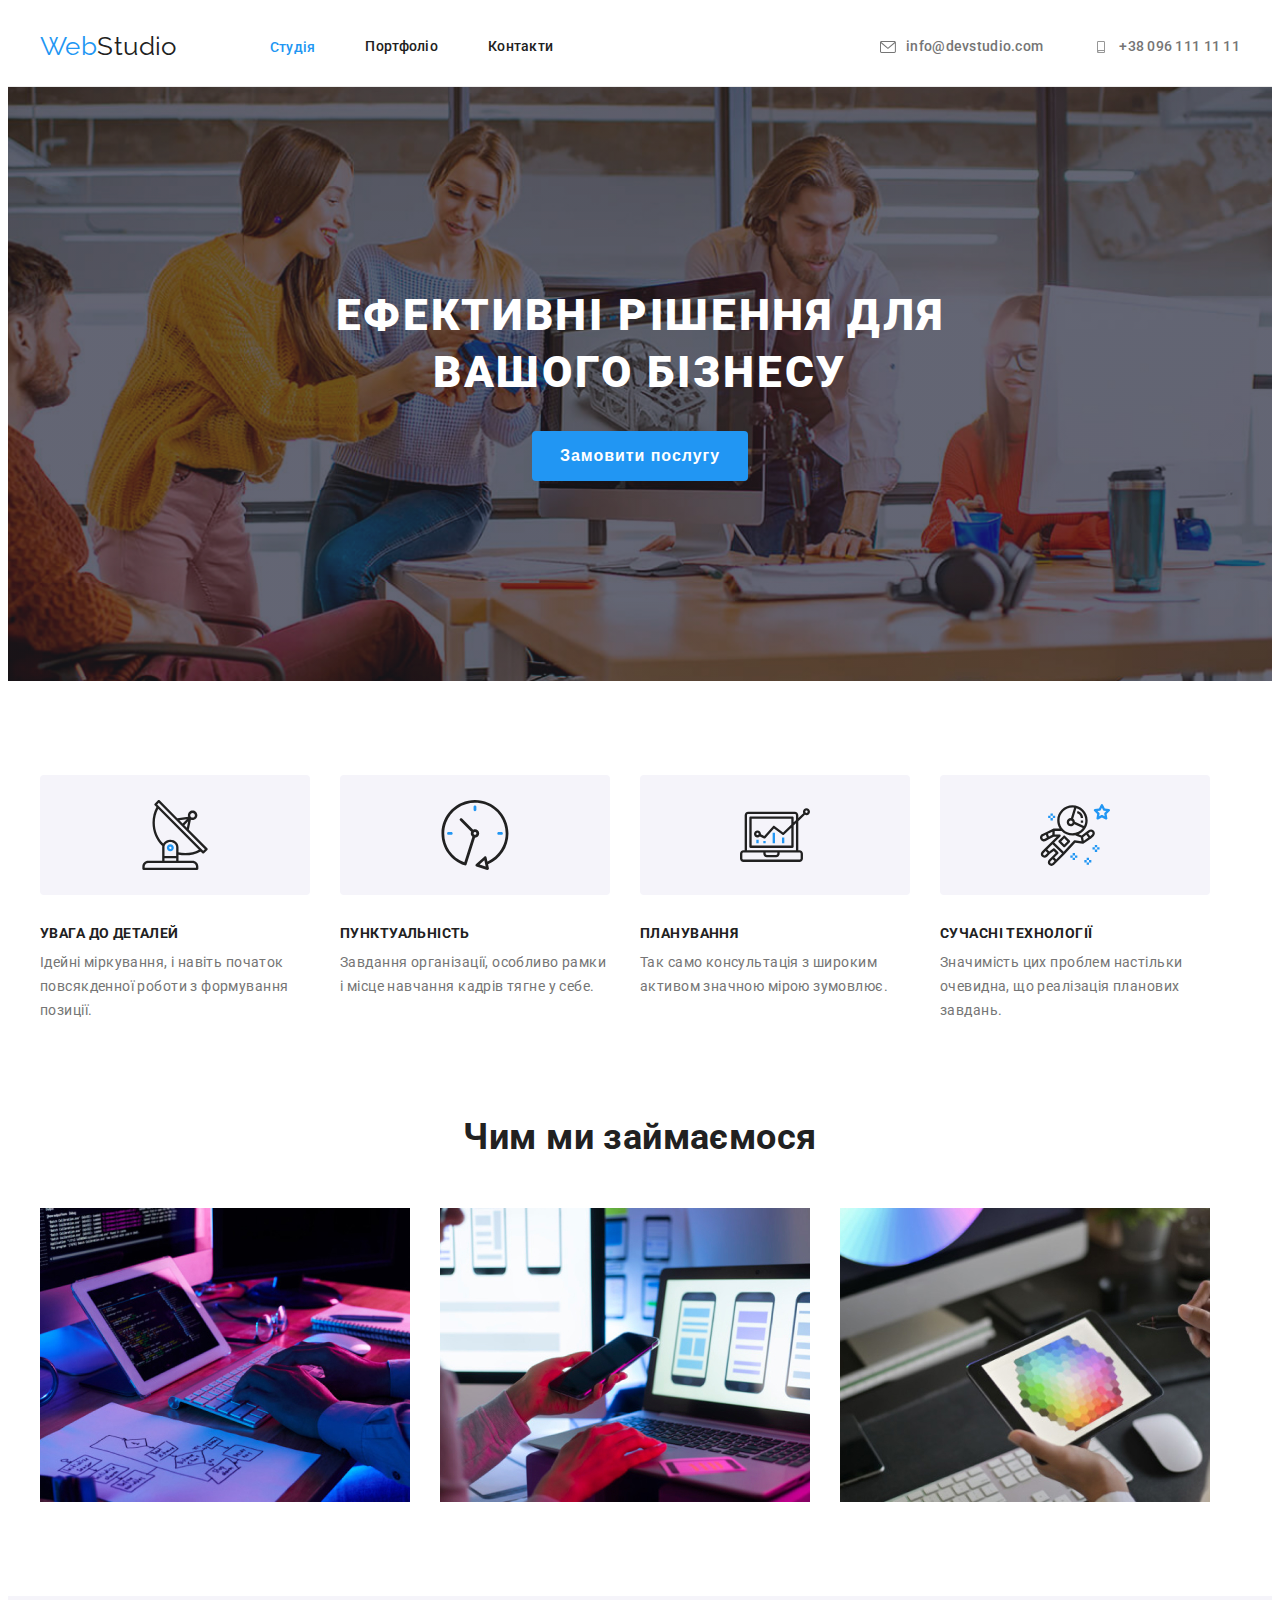
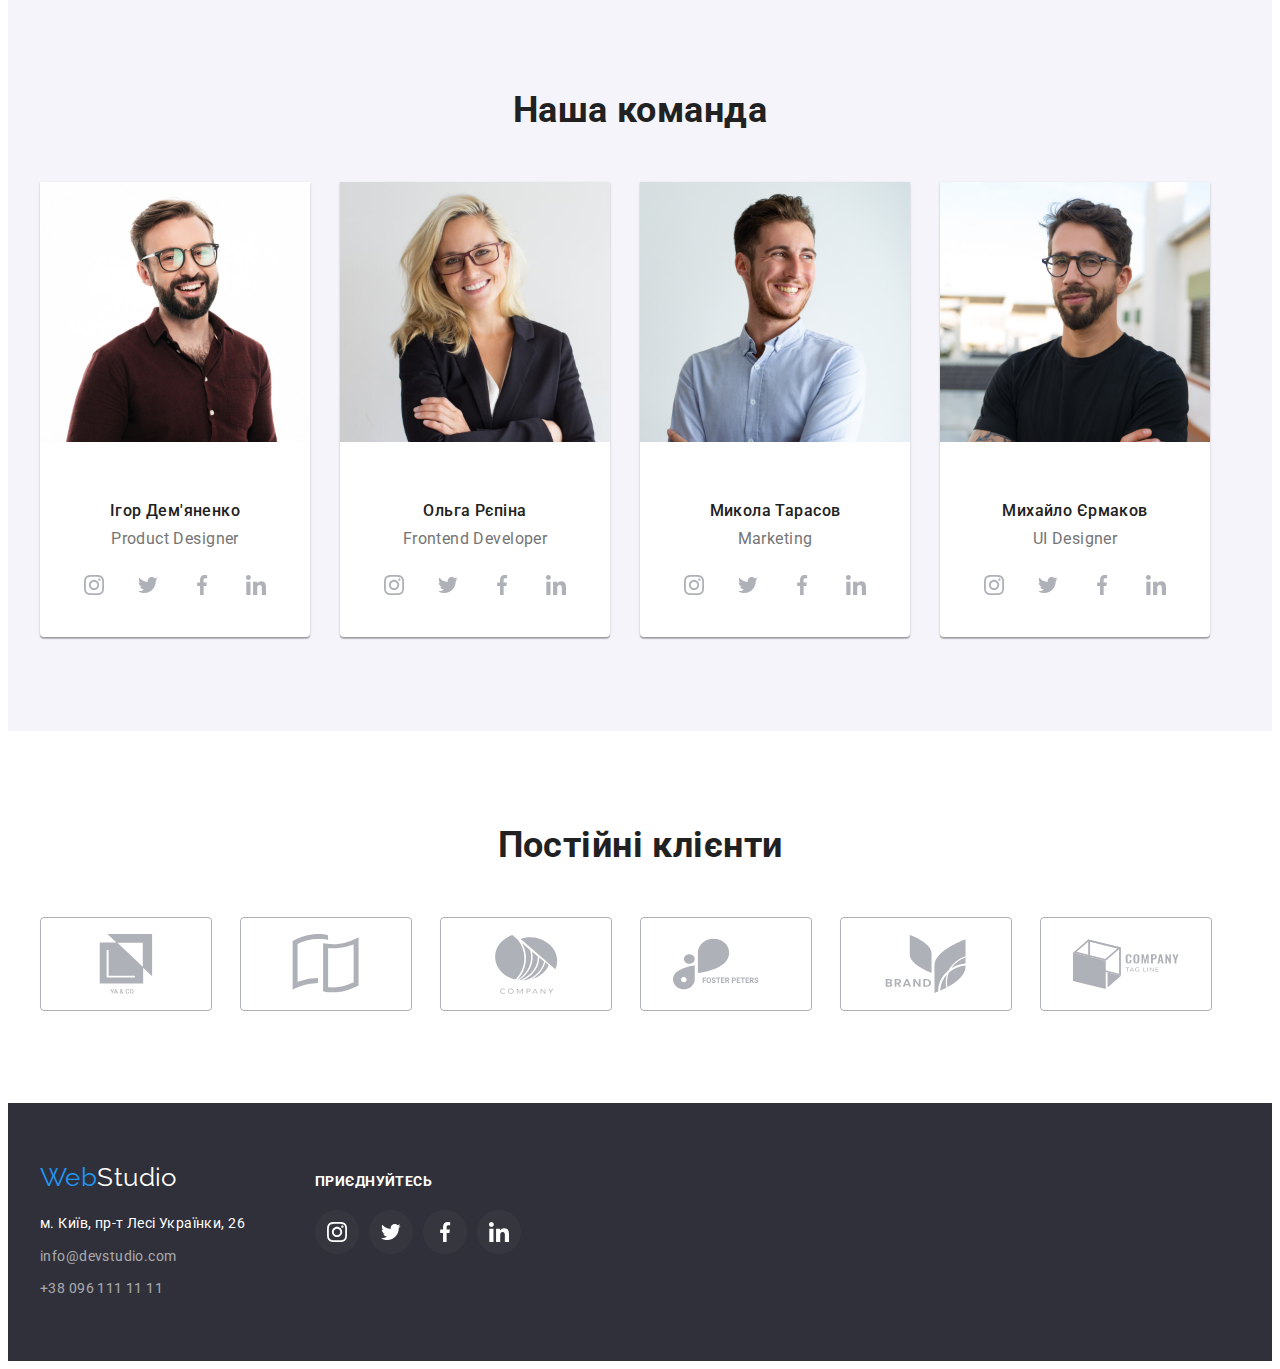
<file: index.html>
<!DOCTYPE html>
<html lang="uk">
  <head>
    <meta charset="UTF-8" />
    <meta http-equiv="X-UA-Compatible" content="IE=edge" />
    <meta name="viewport" content="width=device-width, initial-scale=1.0" />
    <title>Document</title>
    
<link href="https://fonts.googleapis.com/css2?family=Raleway:wght@700&family=Roboto:wght@400;500;700;900&display=swap" 
rel="stylesheet">  
<link rel="stylesheet" href="https://cdnjs.cloudflare.com/ajax/libs/modern-normalize/1.1.0/modern-normalize.min.css" 
integrity="sha512-wpPYUAdjBVSE4KJnH1VR1HeZfpl1ub8YT/NKx4PuQ5NmX2tKuGu6U/JRp5y+Y8XG2tV+wKQpNHVUX03MfMFn9Q==" 
crossorigin="anonymous" 
referrerpolicy="no-referrer" />
<link rel="stylesheet" href="./css/style.css">
  </head>
  <body >
    <header class="header" >
      <div class="container">
        <nav class="nav-navigation-header">
          <a class="logo-link-header" href="index.html">Web<span class="accent-header">Studio</span></a>
          <ul class="list-item">
            <li class="nav-link"><a href="index.html" class="accent" >Студія</a></li>
            <li class="nav-link"><a href="./portfolio.html" class="nav-link">Портфоліо</a></li>
            <li class="nav-link"><a href="" class="nav-link">Контакти</a></li>
          </ul>
        </nav>
        <div class="container-contacts"> 
        <ul class="list-contact">
          <li class="contacts-link"><a href="mailto:info@devstudio.com" class="contacts-link">
            <svg class="contacts-icon" width="16" height="12"><use href="./imagens/icon.svg#icon-envelope"></use></svg>
            info@devstudio.com</a></li>

         <li class="contacts-link"><a href="tel:+380961111111" class="contacts-link" >
          <svg class="contacts-icon" width="16" height="12"><use href="./imagens/icon.svg#icon-smartphone"></use></svg>
          +38 096 111 11 11</a></li>
        </ul>
      </div>
      </div>
      
    </header>
    <!---------------hero------------->
  <main> 
      <section class="hero section">
        <div class="container"> 
      <h1 class="hero-title">Ефективні рішення для вашого бізнесу</h1>
      <button type="button" class="button-hero">Замовити послугу</button>
    </div>
    </section>
  
      <!-------------advantages------------->
      <section class="advantages section">
        <div class="container">
        <h2 class="visually-hidden">особливості</h2>
        <ul class="advantages-list">
          <li class="advantages-item">
            <div class="advantages-icon">
              <svg class="icon" width="70" height="70"><use href="./imagens/icon.svg#icon-antenna" ></use></svg>
            </div>
          
            <h3 class="advantages-title">УВАГА ДО ДЕТАЛЕЙ</h3>
            <p class="advantages-description">
              Ідейні міркування, і навіть початок повсякденної роботи з
              формування позиції.
            </p>
          </li>
          <li class="advantages-item">
            <div class="advantages-icon">
              <svg  class="icon" width="70" height="70">
                <use href="./imagens/icon.svg#icon-clock"></use></svg>
            </div>
            <h3 class="advantages-title">ПУНКТУАЛЬНІСТЬ</h3>
            <p class="advantages-description">
              Завдання організації, особливо рамки і місце навчання кадрів тягне
              у себе.
            </p>
          </li>
          <li class="advantages-item">
            <div class="advantages-icon">
              <svg  class="icon" width="70" height="70">
                <use href="./imagens/icon.svg#icon-diagram"></use></svg>
            </div>
            <h3 class="advantages-title">ПЛАНУВАННЯ</h3>
            <p class="advantages-description">
              Так само консультація з широким активом значною мірою зумовлює.
            </p>
          </li>
          <li class="advantages-item">
            <div class="advantages-icon">
              <svg  class="icon" width="70" height="70">
                <use href="./imagens/icon.svg#icon-astronaut"></use></svg>
            </div>
            <h3 class="advantages-title">СУЧАСНІ ТЕХНОЛОГІЇ</h3>
            <p class="advantages-description">
              Значимість цих проблем настільки очевидна, що реалізація планових
              завдань.
            </p>
          </li>
        </ul>
      </div>
       </section>
        <!----------------Pictures------------->
       
        <section class="pictures-section section">
            <div class=container>
          <h2 class="section-title">Чим ми займаємося</h2>
          <ul class="pictures-list">
            <li > 
                <img
                src="./imagens/computer.jpg"
                alt="комеьютер на столі"
                width="370" />
                     
            </li>
            <li >
              <img
                src="./imagens/phone.jpg"
                alt="людина тримає телефон "
                width="370"
              />
             
            </li>
            <li >
              <img
                src="./imagens/color.jpg"
                alt="планшет з кольоровим зображеням "
                width="370"
              />
             
            </li>
          </ul>
         </div> 
        </section>
          <!--------------Team------------->
          
             <section class="team section">
              <div class="container">
            <h2 class="section-title">Наша команда</h2>
            <ul class="team-list">
              <li class="taem-item">
                <img
                  src="./imagens/img.jpg"
                  alt=" чоловік в окулярах "
                  width="270"/>
                   <div class="thumb-team"> 
            <h3 class="name-title">Ігор Дем'яненко</h3>
            <p class="description-work">Product Designer</p>
             <ul class="team-soc-list"> 
            <li class="team-soc-item">
             <a class="team-soc-link" href=""><svg  class="team-soc-icon"width="20" height="20">
                  <use href="./imagens/icon.svg#icon-instagram"></use>
                      </svg>
               </a>
            </li>
       
            <li class="team-soc-item">
            <a class="team-soc-link" href="">
            <svg class="team-soc-icon"width="20" height="20">
            <use href="./imagens/icon.svg#icon-twiter"></use>
             </svg>
              </a>
               </li>
               
           <li class="team-soc-item">
        <a class="team-soc-link" href=""><svg class="team-soc-icon"width="20" height="20">
           <use href="./imagens/icon.svg#icon-facebook"></use>
           </svg>
               </a>
                </li>
      
               <li class="team-soc-item">
          <a class="team-soc-link" href=""><svg class="team-soc-icon"width="20" height="20">
                <use href="./imagens/icon.svg#icon-linkedin"></use>
                 </svg>
               </a>
                   </li>
                  </ul>
                      </div>
        
              </li>
    
              <li class="taem-item">
                <img
                  src="./imagens/img-1.jpg"
                  alt="дівчина в чорному жакеті "
                  width="270"/>
              <div class="thumb-team">
                <h3 class="name-title">Ольга Рєпіна</h3>
                <p class="description-work">Frontend Developer</p>
                <ul class="team-soc-list">

                <li class="team-soc-item">
                <a class="team-soc-link" href=""><svg class="team-soc-icon"width="20" height="20">
                <use href="./imagens/icon.svg#icon-instagram"></use>
                </svg>
                </a>
                 </li>

                <li class="team-soc-item">
                <a class="team-soc-link" href=""><svg class="team-soc-icon"width="20" height="20">
                <use href="./imagens/icon.svg#icon-twiter"></use>
                </svg>
                 </a>
                </li>

                <li class="team-soc-item">
                <a class="team-soc-link" href=""><svg class="team-soc-icon"width="20" height="20">
                <use href="./imagens/icon.svg#icon-facebook"></use>
                </svg>
                </a>
                </li>

                <li class="team-soc-item">
                <a class="team-soc-link" href=""><svg class="team-soc-icon"width="20" height="20">
                <use href="./imagens/icon.svg#icon-linkedin"></use>
                </svg>
                </a>
                </li>
                </ul>
              </div>
                  
                      
               </li>
              
                
    
              <li class="taem-item">
                <img
                  src="./imagens/img-2.jpg"
                  alt=" чоловік в голубій сорочці "
                  width="270"
                />
                <div class="thumb-team">
                <h3 class="name-title">Микола Тарасов</h3>
                <p class="description-work">Marketing</p>
                <ul class="team-soc-list">

                <li class="team-soc-item">
                <a class="team-soc-link" href=""><svg class="team-soc-icon"width="20" height="20">
                <use href="./imagens/icon.svg#icon-instagram"></use>
                </svg>
                </a>
                </li>

                <li class="team-soc-item">
                <a class="team-soc-link" href=""><svg class="team-soc-icon"width="20" height="20">
                <use href="./imagens/icon.svg#icon-twiter"></use>
                </svg>
                </a>
                </li>

                <li class="team-soc-item">
                <a class="team-soc-link" href=""><svg class="team-soc-icon"width="20" height="20">
                <use href="./imagens/icon.svg#icon-facebook"></use>
                </svg>
                </a>
                </li>

                <li class="team-soc-item">
                <a class="team-soc-link" href=""><svg class="team-soc-icon"width="20" height="20">
                <use href="./imagens/icon.svg#icon-linkedin"></use>
                </svg>
                </a>
                </li>
                </ul>
              </div>
                
              </li>
    
              <li class="taem-item">
                <img
                  src="./imagens/img-3.jpg"
                  alt=" чоловік з бородою в окулярах"
                  width="270"/>
                  <div class="thumb-team">
                    <h3 class="name-title">Михайло Єрмаков</h3>
                    <p class="description-work">UI Designer</p>
                    <ul class="team-soc-list">

                  <li class="team-soc-item">
                  <a class="team-soc-link" href=""><svg class="team-soc-icon"width="20" height="20">
                  <use href="./imagens/icon.svg#icon-instagram"></use>
                  </svg>
                   </a>
                  </li>

                  <li class="team-soc-item">
                  <a class="team-soc-link" href=""><svg class="team-soc-icon"width="20" height="20">
                  <use href="./imagens/icon.svg#icon-twiter"></use>
                  </svg>
                  </a>
                  </li>

                  <li class="team-soc-item">
                  <a class="team-soc-link" href=""><svg class="team-soc-icon"width="20" height="20">
                  <use href="./imagens/icon.svg#icon-facebook"></use>
                  </svg>
                  </a>
                  </li>

                   <li class="team-soc-item">
                   <a class="team-soc-link" href=""><svg class="team-soc-icon"width="20" height="20">
                   <use href="./imagens/icon.svg#icon-linkedin"></use></svg> </a></li>
                  </ul>
                  </div>
                
                </li>
                
                
              </li>
            </ul>
          </div>
        </section>
     
      <!------------------clients--------------->
      <section class="clients-section section">
        <div class="container">
          <h2 class=" clients-title section-title">Постійні клієнти</h2>
         <ul class="clients-list list">
          <li class="clients-item">
            <a href="" class="clients-link">
              <svg class="clients-icon" width="106" height="60"><use href="./imagens/icon.svg#icon-company-1"></use></svg>
            </a>
          </li>
          <li class="clients-item">
            <a href="" class="clients-link">
              <svg class="clients-icon"width="106" height="60"><use href="./imagens/icon.svg#icon-company-2"></use></svg>
            </a>
          </li>
         
          <li class="clients-item">
            <a href="" class="clients-link">
              <svg class="clients-icon"width="106" height="60"><use href="./imagens/icon.svg#icon-company-3"></use></svg>
            </a>
          </li>
         
          <li class="clients-item">
            <a href="" class="clients-link">
              <svg class="clients-icon"width="106" height="60"><use href="./imagens/icon.svg#icon-company-4"></use></svg>
            </a>
          </li>
         
          <li class="clients-item">
            <a href="" class="clients-link">
              <svg class="clients-icon"width="106" height="60"><use href="./imagens/icon.svg#icon-company-5"></use></svg>
            </a>
          </li>
        
          <li class="clients-item">
            <a href="" class="clients-link">
              <svg class="clients-icon" width="106" height="60"><use href="./imagens/icon.svg#icon-company-6"></use></svg>
            </a>
          </li>
         </ul>
        </div>
      </section>
    </main>
    <!-----------------footer----------------->
      <footer class="footer ">
        <div class="container">
          <div class="footer-logo-adress"> 
            <a class="logo-link-footer" href="./index.html">Web<span class="accent-footer">Studio</span></a>
            <address class="footer-address">
              <ul class="list">
                <li class="footer-item">
                  <a
                    href="https://goo.gl/maps/cBfPUUdTkWm3vrpWA"
                    target="_blank"
                    rel="noopener norefeferrer"
                    class="contacts-link-address"
                    >м. Київ, пр-т Лесі Українки, 26</a>
                </li>
      
                <li class="footer-item"><a href="mailto:info@devstudio.com" class="contacts-link-footer">info@devstudio.com</a></li>
                <li class="footer-item"><a href="tel:+380961111111" class="contacts-link-footer">+38 096 111 11 11</a></li>
              </ul>
            </address>
          </div>
      <div  class="footer-soc">
         <h2 class="footer-soc-title ">приєднуйтесь</h2>
        <ul class="footer-soc-list">
        
          <li class="footer-soc-items">
          <a href="" class="footer-soc-link"><svg class="footer-soc-icon" width="20" height="20">
            <use href="./imagens/icon.svg#icon-instagram"></use></svg></a></li>
        
          <li class="footer-soc-items">
           <a href="" class="footer-soc-link"><svg class="footer-soc-icon" width="20" height="20">
            <use href="./imagens/icon.svg#icon-twiter"></use></svg> </a></li>
        
          <li class="footer-soc-items">
          <a href="" class="footer-soc-link"><svg class="footer-soc-icon" width="20" height="20">
            <use href="./imagens/icon.svg#icon-facebook"></use></svg></a></li>
        
          <li class="footer-soc-items">
          <a href="" class="footer-soc-link"><svg class="footer-soc-icon" width="20" height="20">
            <use href="./imagens/icon.svg#icon-linkedin"></use></svg></a></li>
        </ul></div>
      </div>
    
   
    </footer>
 
  </body>
</html>
</file>
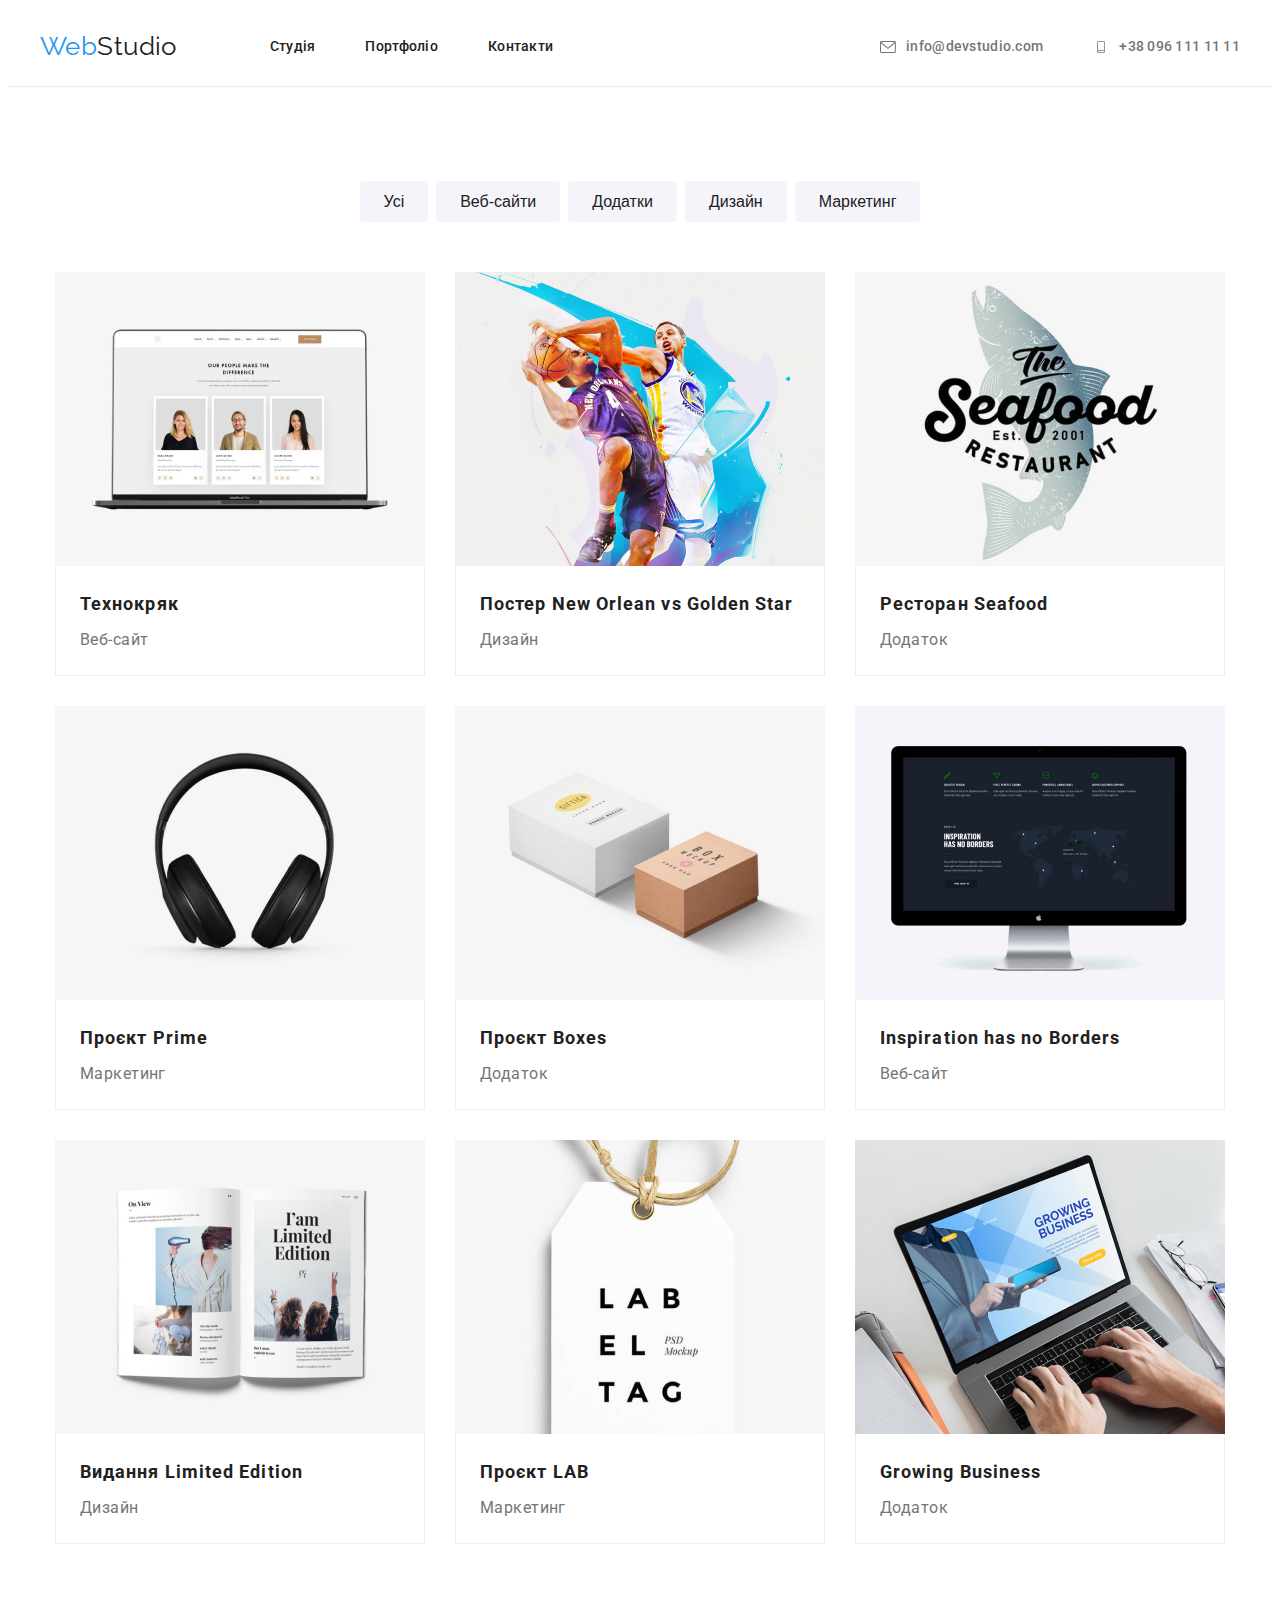
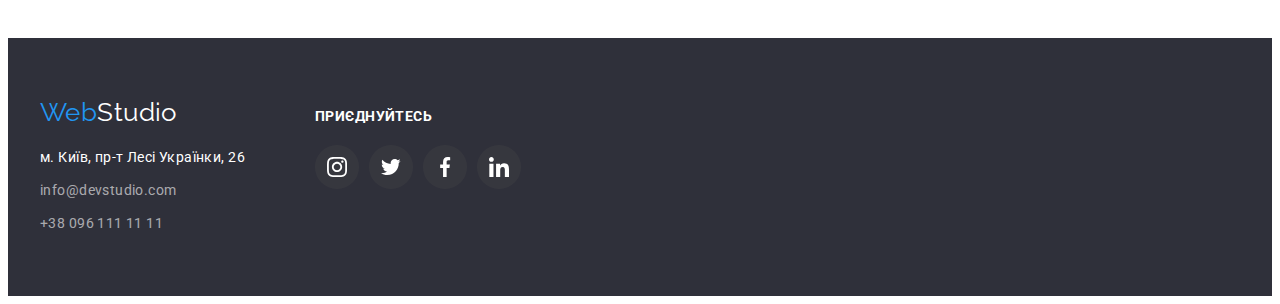
<file: portfolio.html>
<!DOCTYPE html>
<html lang="uk">
<head>
    <meta charset="UTF-8">
    <meta http-equiv="X-UA-Compatible" content="IE=edge">
    <meta name="viewport" content="width=device-width, initial-scale=1.0">
    <title>Document</title>
    <link rel="preconnect" href="https://fonts.googleapis.com">
    <link rel="preconnect" href="https://fonts.gstatic.com" crossorigin>
    <link href="https://fonts.googleapis.com/css2?family=Raleway:wght@700&family=Roboto:wght@400;500;700;900&display=swap" 
    rel="stylesheet">
    <link rel="stylesheet" href="https://cdnjs.cloudflare.com/ajax/libs/modern-normalize/1.1.0/modern-normalize.min.css" 
      integrity="sha512-wpPYUAdjBVSE4KJnH1VR1HeZfpl1ub8YT/NKx4PuQ5NmX2tKuGu6U/JRp5y+Y8XG2tV+wKQpNHVUX03MfMFn9Q==" 
      crossorigin="anonymous" 
      referrerpolicy="no-referrer"/>
    <link rel="stylesheet" href="./css/style.css">
</head>
  <body>
    <header class="header" >
      <div class="container">
        <nav class="nav-navigation-header">
          <a class="logo-link-header" href="index.html">Web<span class="accent-header">Studio</span></a>
          <ul class="list-item">
            <li class="nav-link"><a href="./index.html" class="nav-link" >Студія</a></li>
            <li class="nav-link"><a href="./portfolio.html"  class="nav-link accent">Портфоліо</a></li>
            <li class="nav-link"><a href=""class="nav-link">Контакти</a></li>
          </ul> 
        </nav>
        <div class="container-contacts"> 
        <ul class="list-contact">
          <li class="contacts-link"><a href="mailto:info@devstudio.com" class="contacts-link">
            <svg class="contacts-icon" width="16" height="12"><use href="./imagens/icon.svg#icon-envelope"></use></svg>
            info@devstudio.com</a></li>
         <li class="contacts-link"><a href="tel:+380961111111"class="contacts-link" >
          <svg class="contacts-icon" width="16" height="12"><use href="./imagens/icon.svg#icon-smartphone"></use></svg>
          +38 096 111 11 11</a></li>
        </ul>
      </div>
      </div>
      </header>
        <main>
        <!--button-->
        <section class="section"> 
          <div class="container">
          <h1 class="visually-hidden">Кнопки</h1>
          <ul class="list-btn">
           <li class="filter-item"><button type="button" class="buttons">Усі</button></li>
           <li class="filter-item"><button type="button" class="buttons">Веб-сайти</button></li>
           <li class="filter-item"><button type="button" class="buttons">Додатки</button></li>
           <li class="filter-item"><button type="button" class="buttons">Дизайн</button></li>
           <li class="filter-item"><button type="button" class="buttons">Маркетинг</button></li>
        </ul>

      <!--images-->
        <ul class="portfolio-list">
          <li class="portfolio-item">
         <img src="./imagens/tehno.jpg"
         alt="сайт технокряк"
         width="370"/>
         <div class="images-content">
            <h2 class="portfolio-title">Технокряк</h2>
            <p class="portfolio-paragraf"> Веб-сайт</p>
          </div></li>
          <li class="portfolio-item">
          <img src="./imagens/poster.jpg"
          alt="баскетбольний постер"
          width="370"/>
          <div class="images-content">
            <h2 class="portfolio-title">Постер New Orlean vs Golden Star</h2>
            <p class="portfolio-paragraf">Дизайн</p>
          </div></li>
          <li class="portfolio-item">
          <img src="./imagens/seafood.jpg"
          alt="логотип Seafood "
          width="370"/>
          <div class="images-content">
            <h2 class="portfolio-title">Ресторан Seafood</h2>
            <p class="portfolio-paragraf">Додаток</p>
          </div></li>
          
          <li class="portfolio-item">
          <img src="./imagens/earphones.jpg"
          alt="навушники"
          width="370">
          <div class="images-content">
            <h2 class="portfolio-title">Проєкт Prime</h2>
            <p class="portfolio-paragraf">Маркетинг</p>
          </div></li>
          <li class="portfolio-item">
          <img src="./imagens/box.jpg"
          alt="коробки"
          width="370"/>
          <div class="images-content">
            <h2 class="portfolio-title">Проєкт Boxes</h2>
            <p class="portfolio-paragraf">Додаток</p>
          </div></li>
          <li class="portfolio-item">
          <img src="./imagens/airmac.jpg"
          alt="монітор"
          width="370"/>
          <div class="images-content">
            <h2 class="portfolio-title">Inspiration has no Borders</h2>
            <p class="portfolio-paragraf">Веб-сайт</p>
          </div></li>
          <li class="portfolio-item">
          <img src="./imagens/magazine.jpg"
          alt="журнал"
          width="370"/>
          <div class="images-content">
            <h2 class="portfolio-title">Видання Limited Edition</h2>
            <p class="portfolio-paragraf">Дизайн</p>
          </div></li>
          <li class="portfolio-item">
          <img src="./imagens/LAB.jpg"
          alt="бірка"
          width="370"/>
          <div class="images-content">
            <h2 class="portfolio-title">Проєкт LAB</h2>
            <p class="portfolio-paragraf">Маркетинг</p>
          </div></li>
          <li class="portfolio-item">
          <img src="./imagens/grow.jpg"
          alt="ноутбук з сайтом "
          width="370"/>
          <div class="images-content">
            <h2 class="portfolio-title">Growing Business</h2>
            <p class="portfolio-paragraf">Додаток</p>
          </div></li>
        </ul>
      </div>
      </section>
    </main>
    


    <footer class="footer ">
      <div class="container">
        <div class="footer-logo-adress"> 
          <a class="logo-link-footer" href="./index.html">Web<span class="accent-footer">Studio</span></a>
          <address class="footer-address">
            <ul class="list">
              <li class="footer-item">
                <a
                  href="https://goo.gl/maps/cBfPUUdTkWm3vrpWA"
                  target="_blank"
                  rel="noopener norefeferrer"
                  class="contacts-link-address"
                  >м. Київ, пр-т Лесі Українки, 26</a>
              </li>
    
              <li class="footer-item"><a href="mailto:info@devstudio.com" class="contacts-link-footer">info@devstudio.com</a></li>
              <li class="footer-item"><a href="tel:+380961111111" class="contacts-link-footer">+38 096 111 11 11</a></li>
            </ul>
          </address>
        </div>
    <div  class="footer-soc">
       <h2 class="footer-soc-title">приєднуйтесь</h2>
      <ul class="footer-soc-list">
      <li class="footer-soc-items"><a href="" class="footer-soc-link"><svg class="footer-soc-icon" width="20" height="20"><use href="./imagens/icon.svg#icon-instagram"></use></svg></a></li>
      <li class="footer-soc-items"><a href="" class="footer-soc-link"><svg class="footer-soc-icon" width="20" height="20"><use href="./imagens/icon.svg#icon-twiter"></use></svg> </a></li>
      <li class="footer-soc-items"><a href="" class="footer-soc-link"><svg class="footer-soc-icon" width="20" height="20"><use href="./imagens/icon.svg#icon-facebook"></use></svg></a></li>
      <li class="footer-soc-items"><a href="" class="footer-soc-link"><svg class="footer-soc-icon" width="20" height="20"><use href="./imagens/icon.svg#icon-linkedin"></use></svg></a></li>
      </ul></div>
    </div>
  
 
  </footer>
      
</body>
</html>
</file>
<file: css/style.css>
:root{
  --primary-text-color:#757575;
  --title-text-color:#212121;
  --accent-color:#2196F3;
  --primary-backgroungd-color:#FFFFFF;
  --background-color:#2F303A;
  --team-backgroung-color:#F5F4FA;
  --gap:30px;
  --icon-color:#AFB1B8;
}
/*------------------reset---------------*/

.visually-hidden {
 position: absolute;
 white-space: nowrap;
 width: 1px;
 height: 1px;
 overflow: hidden;
 border: 0;
 padding: 0;
 clip: rect(0 0 0 0);
 clip-path: inset(50%);
 margin: -1px;
} 
.section { 
 padding: 94px 0;
}
img {
 display: block;
 max-width: 100%;
 height: auto;
}
p,h1,h2,h3,h4,h5,h6,ul,ol {
margin: 0;
padding-left:0 ;
list-style-type: none;
}
.header >.container{
 display: flex;
 align-items: center;
}
.container {
 width: 1200px;
 padding: 0 15px;
 margin: 0 auto;
}
.list-contact{
 display: flex;
 align-items: center;
 gap: 50px;
}
.list{
  list-style-type: none;
  display: inline;
}

body{
font-family:"Roboto";
font-size: 14px;
letter-spacing: 0.03em;
list-style-type:none;
text-decoration: none;
color:var(--title-text-color);
background-color: var(--primary-backgroungd-color);
}
.html{
box-sizing:border-box;
}


.accent{
  color:var(--accent-color);
text-decoration: none;
font-weight: 500;
line-height: 16px;
}

/*-------------------header----------------*/
header{

 border-bottom: 1px solid #ececec;
}
.list-item{
 display: flex;
 gap: 50px;
}
.logo-link-header{
 margin-right: 93px;
 padding-top: 24px;
 padding-bottom: 25px;
  font-family: 'Raleway';
  font-size: 26px;
  line-height: 1.1;
  text-decoration:none;
  color: var(--accent-color);
}
.nav-navigation-header{
 display: flex;
 align-items: center;
}

.nav-link,.contacts-link{
 text-decoration: none;
  font-weight: 500;
  line-height: 1.1;
  letter-spacing: 0.02em;
    color:var(--title-text-color);
}
.accent-header{
  color: var(--title-text-color);}
.nav-link:hover{
   color:var(--accent-color)
}
.contacts-link:hover{
color:var(--accent-color)
}
/*----------------header-icon----------------*/
.container-contacts{
margin-left: auto;
display: flex;
align-items:center;
}
.contacts-icon{
fill: currentColor;
}
.contacts-link{
color: var(--primary-text-color);
display: flex;
gap: 10px;
align-items: center;
justify-content: center;
font-style: normal;
transition: color 250ms cubic-bezier(0.4, 0, 0.2, 1);
}
/*------------------ hero---------------------*/
.hero{
  background-color:var(--background-color);
  padding: 200px 0;
  text-align: center; 
  background-image: linear-gradient(to right,rgba(47, 48, 58, 0.4),rgba(47, 48, 58, 0.4)), 
  url(../imagens/img.hero.jpg);
  background-repeat: no-repeat;
  background-position: center;
  background-size: cover;
  margin:  0 auto;
  max-width: 1600px;
}

.hero-title{
 text-align: center;
 margin: 0 auto;
 margin-bottom: 30px;
 max-width: 696px;
font-weight: 900;
font-size: 44px;
line-height:1.3;
letter-spacing: 0.06em;
text-transform: uppercase;
color:var(--primary-backgroungd-color);
}
.button-hero{
  margin: 0 auto;
  border-radius: 4px;
  border: none;
  min-width: 216px;
  height: 50px;

  cursor: pointer;

  font-size: 16px;
  font-weight: 900;
  line-height:1.8;
  letter-spacing: 0.06em;
  color:#FFFFFF;
  background-color:var(--accent-color);
   }
.button:hover,
.button-hero:focus,
.button-hero:active { 
 text-align: center; 
 font-weight: 500; 
font-size: 16px;
line-height: 1.62; 
letter-spacing: 0.03em; 
color: var(--primary-backgroungd-color); 
background-color: var(--accent-color);
}
/*--------------advantages icon----------------*/

.advantages-list{
display: flex;
text-align: center;
gap: 30px;
}

.advantages-item{
width: calc(( 100% - 90% ) / 4);

}
.advantages-icon{
margin-bottom: 30px;
height: 120px;
display: flex;
align-items: center;
justify-content: center;    
background-color:#F5F4FA;
border-radius: 4px;
}
.icon{
width: 70px;
height: 70px;
}

/*--------------advantages----------------*/

.advantages-item{
width: 270px;
}
.advantages-title{
  text-align: start;
  margin-bottom: 10px;
  font-size: 14px;
  color: var(--title-text-color);
  line-height: 1.17;
  text-transform: uppercase;
}

.advantages-description{
line-height: 1.7;
color:var(--primary-text-color);
text-align: left;
}
.section-title{
font-size: 36px;
line-height:1.16;
text-align: center;
margin-bottom: 50px;
}
/*--------------pictures------------------*/
.pictures-section{
padding-top: 0;
}
.pictures-list{
display: flex;
gap: 30px;
}

/*----------------team------------------*/
.team{
  background-color: var(--team-backgroung-color);
}
.name-title{
 margin-top: 30px;
font-weight: 500;
font-size: 16px;
line-height: 1.1;
text-align: center;
margin-bottom: 10px;
color:var(--title-text-color);
}
.description-work{
font-size: 16px;
line-height: 1.1;
text-align: center;
color:var(--primary-text-color);
}
.taem-item{ 
 background-color:var(--primary-backgroungd-color);
 box-shadow: 
  0px 1px 3px rgba(0, 0, 0, 0.12),
  0px 1px 1px rgba(0, 0, 0, 0.14), 
  0px 2px 1px rgba(0, 0, 0, 0.2);
  border-radius: 0px 0px 4px 4px;
}

.team-list{
display: flex;
gap: 30px;
}
/*------Team icon-------*/
.thumb-team{
  padding-top: 30px;
  padding-bottom: 30px;
}
.team-soc-list{
  margin-top: 16px;
}
.team-soc-item{
  width: 44px;
  height: 44px;
}
.team-soc-list {
  display: flex;
  align-items: center;
  justify-content: center;
  gap: 10px;
}
.team-soc-link,
.clients-link{
  display: flex;
  align-items: center;
  justify-content: center;
  width: 100%;
  height: 100%;
  border-radius: 50%;
  color:#AFB1B8;
}
.team-soc-link:hover,
.team-soc-link:focus{
  background-color: var(--accent-color);
  color:var(--primary-backgroungd-color);
}
.team-soc-icon,
.clients-icon,
.footer-soc-icon {
  fill: currentColor;
}
/*-------------------clients------------------*/
.clients-list{
 gap: 30px;
 display: flex;
}

.clients-link{
width: 100%;
height: 100%;
border: 1px solid var(--icon-color);
border-radius: 4px;
color: var(--icon-color);

}

.clients-link:hover,
.clients-link:focus{
color: var(--accent-color);
border-color: var(--accent-color);
}
.clients-item {
width:170px;
height:92px;
}
.clients-items {
width: calc((100% - 150px) / 6);
height: 92px;
}
/*----------------footer content-------------*/
.footer-logo-adress {
  display: block;
}
.logo-link-footer{
 font-family: 'Raleway';
 font-size: 26px;
 line-height: 1.1;
 color:var(--accent-color);
 text-decoration:none;
 color: var(--accent-color);
 margin-bottom: 20px;
}
.accent-footer{
  color: rgba(255, 255, 255, 1);}
.contacts-link-footer{
 font-style: normal;
text-decoration: none;
line-height:1.7;
color: rgba(255, 255, 255, 0.6);
  }
  .contacts-link-footer:hover{
    color:var(--accent-color);
  }
  .contacts-link-address{
  font-style:normal;
  text-decoration: none;
  line-height:1.7;
  color: var(--primary-backgroungd-color);
  }
  .contacts-link-address:hover{
    color: var(--accent-color);
  }
  .footer{
     background-color:var(--background-color);
     padding: 60px 0;
  }
  .footer-address{
   margin-top: 20px;
  }
  .footer-item:not(:last-child) { 
   margin-bottom: 9px;
 }
  
  /*-----------foter icon------------*/
  .footer >.container {
    display: flex;
    align-items: baseline;
    gap: 70px;
}
  .footer-soc-title{
    margin-bottom: 20px;
    font-size: 14px;
  line-height: 1.14;
  text-transform: uppercase;
  color: var(--primary-backgroungd-color);
  }
  .footer-soc-list{
    display: flex;
    align-items: center;
    gap: 10px;
    border-radius: 50%;
    fill: var(--icon-color);
  }
  .footer-soc-link{
    display: flex;
    align-items:center;
    justify-content:center;
    width: 100%;
    height: 100%;
    border-radius: 50%;
    background: linear-gradient(0deg, rgba(0, 0, 0, 0.2), rgba(0, 0, 0, 0.2)),
        rgba(255, 255, 255, 0.1);
    color: #ffffff;
    transition: background-color 250ms cubic-bezier(0.4, 0, 0.2, 1);
   width: 44px;
   height: 44px;
  }
  .footer-soc-link:hover,
 .footer-soc-link:focus {
  background-color:  var(--accent-color);
  color: #FFFFFF;
} 
  /*------------------portfolio---------------*/
  /*button*/
 .list-btn{
   display: flex;
   justify-content: center;
   margin: 0;
   margin-bottom: 50px;
   gap: 8px;

 }
  .buttons{
display: block;
text-align: center;
padding: 6px 22px;
border-radius: 4px;
border-color: transparent;

  cursor: pointer;
  font-weight: 500;
  font-size: 16px;
  line-height: 1.6;
  text-align: center;
  color:var(--title-text-color);
  background: #F5F4FA;
  border-radius: 4px;
 }
 .button{
  background: var(--primary-backgroungd-color);
 }
 .buttons:hover,
 .buttons:focus{
color:var(--primary-backgroungd-color);
background-color:var(--accent-color);
box-shadow: 0px 3px 1px rgba(0, 0, 0, 0.1),
0px 1px 2px rgba(0, 0, 0, 0.08), 
0px 2px 2px rgba(0, 0, 0, 0.12);

 }
 .portfolio-list{
   display: flex;
   flex-wrap: wrap;
   justify-content: center;
   gap: 30px;
 }
.portfolio-item:hover{
  box-shadow: 
  0px 1px 1px rgba(0, 0, 0, 0.12), 
  0px 4px 4px rgba(0, 0, 0, 0.06), 
  1px 4px 6px rgba(0, 0, 0, 0.16);

}
 .portfolio-title{
margin-bottom:4px ;

font-size: 18px;
line-height:2;
letter-spacing: 0.06em;
color:var(--title-text-color);
 }
 .portfolio-item{
   gap: 30px;
   flex-basis: calc(100% / 3- var(--gap));
 }
 .portfolio-paragraf{
font-size: 16px;
line-height: 1.8;
color:var(--primary-text-color);
 }
.images-content{
 padding: 20px 24px ;
 border-left: 1px solid #eeeeee;
 border-bottom: 1px solid #eeeeee ;
 border-right: 1px solid #eeeeee ;
}
</file>
